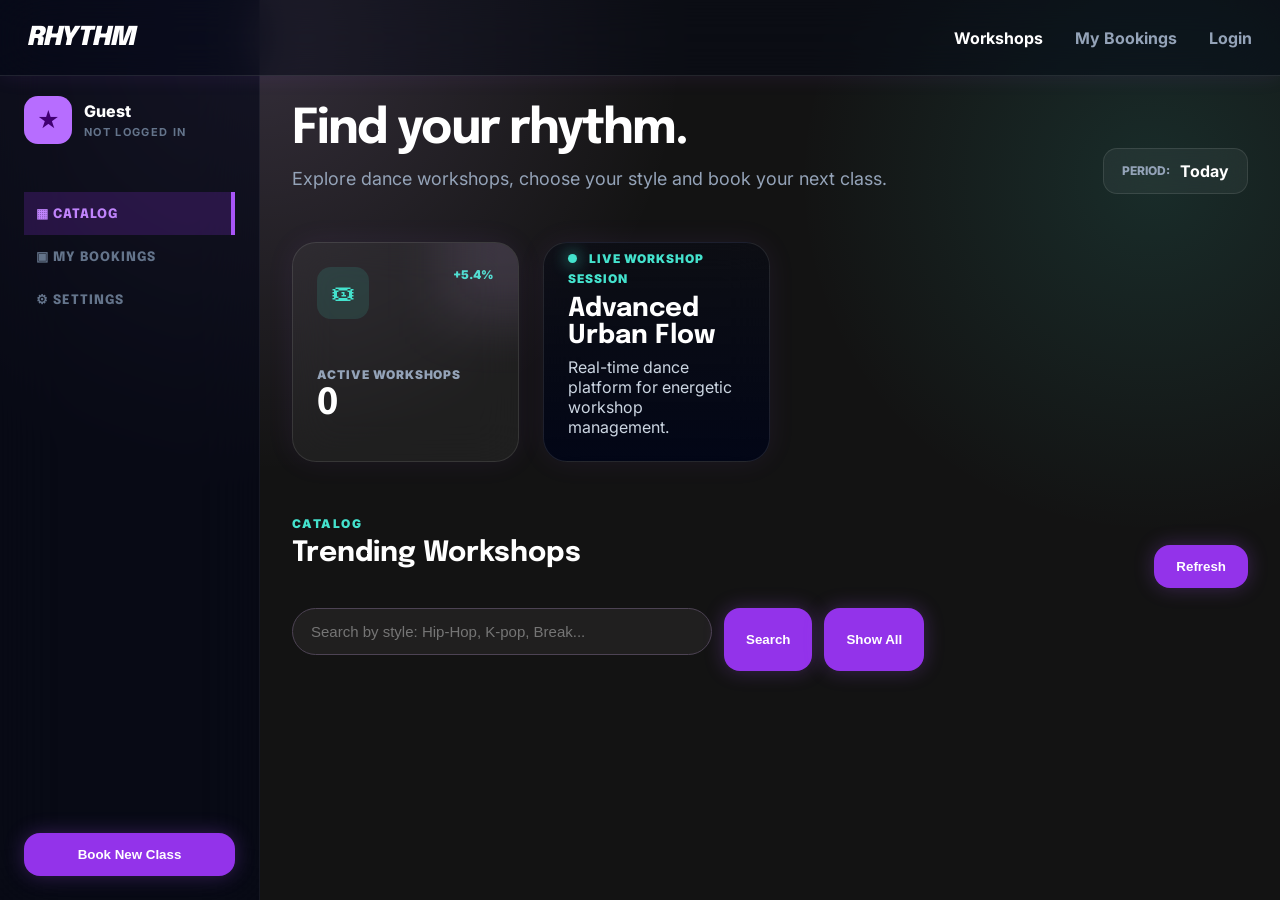
<file: index.html>
<!DOCTYPE html>
<html lang="en">
<head>
    <meta charset="UTF-8">
    <title>Rhythm | Workshops</title>
    <link rel="stylesheet" href="styles.css">
</head>
<body>

<header class="topbar">
    <div class="logo">RHYTHM</div>
    <nav>
        <a class="active" href="index.html">Workshops</a>
        <a href="orders.html">My Bookings</a>
        <a href="teacher.html" id="teacherPanelLink">Teacher Panel</a>
        <a href="login.html" id="loginLink">Login</a>
        <a href="login.html" id="logoutLink" onclick="logout()" style="display:none;">Logout</a>
    </nav>
</header>

<aside class="sidebar">
    <div class="profile">
    <div class="icon-box">★</div>
    <div>
        <h4 id="profileName">Guest</h4>
        <p id="profileRole">Not logged in</p>
    </div>
</div>

    <a class="menu active" href="index.html">▦ Catalog</a>
    <a class="menu" href="orders.html">▣ My Bookings</a>
    <a class="menu" href="#">⚙ Settings</a>

    <button class="side-btn">Book New Class</button>
</aside>

<main class="main">
    <section class="dashboard-head">
        <div>
            <h1>Find your rhythm.</h1>
            <p>Explore dance workshops, choose your style and book your next class.</p>
        </div>
        <div class="period-pill">
            <span>Period:</span>
            <strong>Today</strong>
        </div>
    </section>

    <section class="bento">
        <div class="kpi-card">
            <div class="kpi-icon teal">🎟</div>
            <span class="growth">+5.4%</span>
            <p>ACTIVE WORKSHOPS</p>
            <h2 id="workshopsCount">0</h2>
        </div>

        <div class="feature-card">
            <div class="feature-content">
                <span class="live-dot"></span>
                <small>LIVE WORKSHOP SESSION</small>
                <h3>Advanced Urban Flow</h3>
                <p>Real-time dance platform for energetic workshop management.</p>
            </div>
        </div>
    </section>

    
       
    <section class="section-title">
        <div>
            <p class="label">Catalog</p>
            <h2>Trending Workshops</h2>
        </div>
        <button onclick="loadWorkshops()">Refresh</button>
    </section>

<div class="filter-box">
    <input type="text" id="styleSearch" placeholder="Search by style: Hip-Hop, K-pop, Break...">
    <button onclick="searchWorkshops()">Search</button>
    <button onclick="loadWorkshops()">Show All</button>
</div>

    <ul id="workshopList" class="cards-list"></ul>
</main>

<script>




async function loadWorkshops() {
    const response = await fetch('https://rhythm-qp08.onrender.com');
    const data = await response.json();

    document.getElementById('workshopsCount').innerText = data.length;

    renderWorkshops(data);
}

function renderWorkshops(data) {
    const list = document.getElementById('workshopList');
    list.innerHTML = '';

    data.forEach(workshop => {
        const teacherName = workshop.teacher ? workshop.teacher.name : 'Unknown';

        const li = document.createElement('li');

       li.innerHTML = `
    <div class="workshop-img">
        <img src="${workshop.image_url}" alt="${workshop.title}">
    </div>

    <div class="workshop-content">
        <span class="tag">${workshop.style}</span>
        <h3>${workshop.title}</h3>
        <p>Lead Instructor: ${teacherName}</p>
        <strong>${workshop.price} ₸</strong>

        <br><br>

        <button onclick="openWorkshop(${workshop.id})">
            View Details
        </button>
    </div>
`;

        list.appendChild(li);
    });
}
function openWorkshop(workshopId) {
    window.location.href = `workshop.html?id=${workshopId}`;
}

function setupNavbar() {
    const role = localStorage.getItem("role");

    const teacherPanelLink = document.getElementById("teacherPanelLink");
    const loginLink = document.getElementById("loginLink");
    const logoutLink = document.getElementById("logoutLink");

    if (role) {
        loginLink.style.display = "none";
        logoutLink.style.display = "inline";
    }

    if (role !== "teacher") {
        teacherPanelLink.style.display = "none";
    }
}

function logout() {
    localStorage.clear();
}

function setupProfile() {
    const role = localStorage.getItem("role");
    const name = localStorage.getItem("name");

    const profileName = document.getElementById("profileName");
    const profileRole = document.getElementById("profileRole");

    if (role && name) {
        profileName.innerText = name;
        profileRole.innerText = role === "teacher" ? "Teacher Mode" : "User Mode";
    } else {
        profileName.innerText = "Guest";
        profileRole.innerText = "Not logged in";
    }
}

async function searchWorkshops() {
    const style = document.getElementById('styleSearch').value.trim();

    if (!style) {
        loadWorkshops();
        return;
    }

    const response = await fetch(`https://rhythm-qp08.onrender.com/workshops/style/${style}`);
    const data = await response.json();

    renderWorkshops(data);
}
setupProfile();
setupNavbar();
loadWorkshops();
</script>

</body>
</html>
</file>
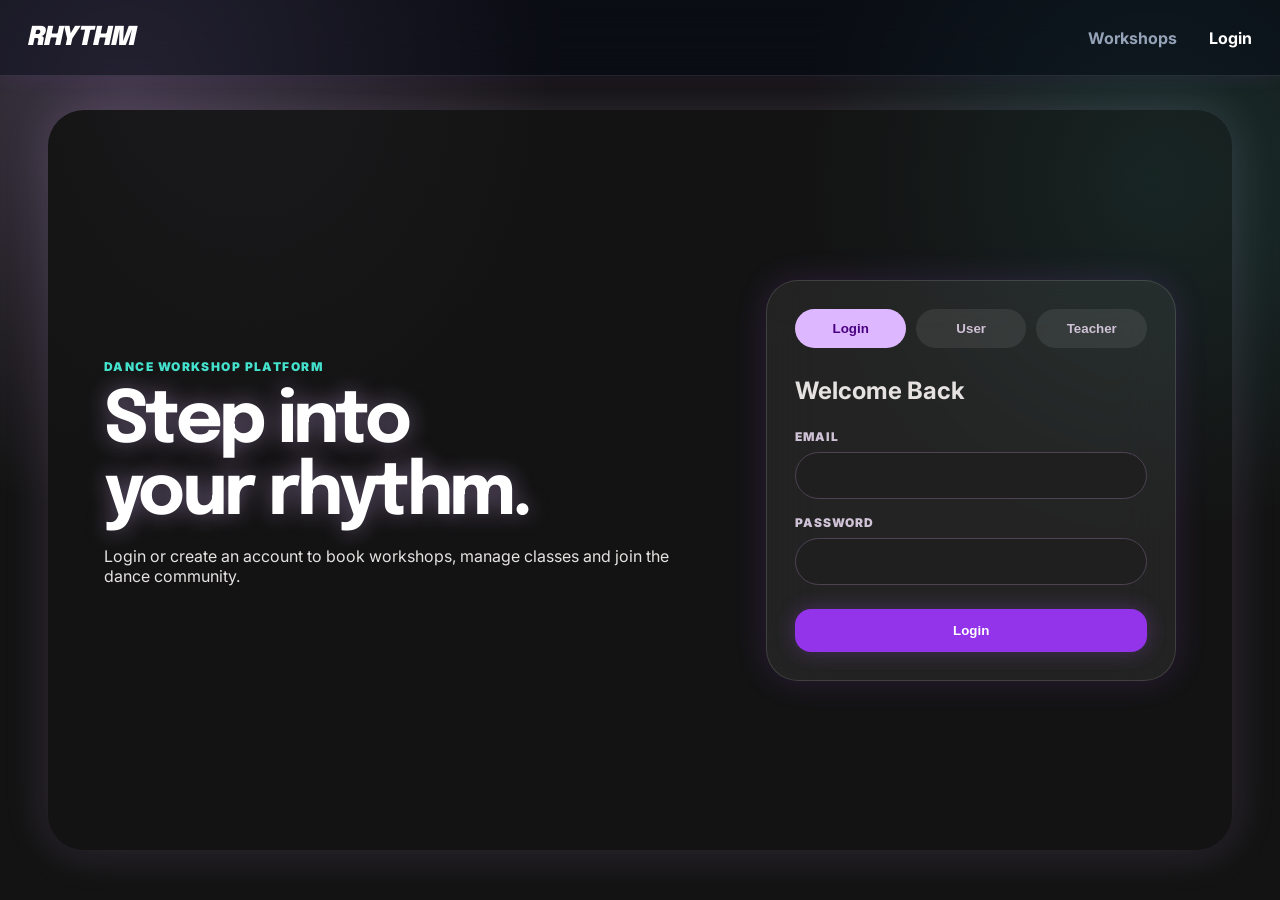
<file: login.html>
<!DOCTYPE html>
<html lang="en">
<head>
    <meta charset="UTF-8">
    <title>Login | Rhythm</title>
    <link rel="stylesheet" href="styles.css">
</head>
<body class="auth-page">

<header class="topbar">
    <div class="logo">RHYTHM</div>
    <nav>
        <a href="index.html">Workshops</a>
        <a class="active" href="login.html">Login</a>
    </nav>
</header>

<main class="auth-main">
    <section class="auth-hero">
        <div class="auth-left">
            <p class="label">Dance Workshop Platform</p>
            <h1>Step into<br>your rhythm.</h1>
            <p class="hero-text">
                Login or create an account to book workshops, manage classes and join the dance community.
            </p>
        </div>

        <div class="auth-card">
            <div class="tabs">
                <button class="tab active" onclick="showForm('login')">Login</button>
                <button class="tab" onclick="showForm('user')">User</button>
                <button class="tab" onclick="showForm('teacher')">Teacher</button>
            </div>

            <form id="loginForm" class="auth-form active-form">
                <h2>Welcome Back</h2>

                <label>Email</label>
                <input type="email" id="login_email" required>

                <label>Password</label>
                <input type="password" id="login_password" required>

                <button type="submit">Login</button>
            </form>

            <form id="registerUserForm" class="auth-form">
                <h2>Register User</h2>

                <label>Name</label>
                <input type="text" id="user_name" required>

                <label>Email</label>
                <input type="email" id="user_email" required>

                <label>Password</label>
                <input type="password" id="user_password" required>

                <button type="submit">Create User Account</button>
            </form>

            <form id="registerTeacherForm" class="auth-form">
                <h2>Register Teacher</h2>

                <label>Name</label>
                <input type="text" id="teacher_name" required>

                <label>Email</label>
                <input type="email" id="teacher_email" required>

                <label>Password</label>
                <input type="password" id="teacher_password" required>

                <label>Style</label>
                <input type="text" id="teacher_style" required>

                <label>Experience</label>
                <input type="text" id="teacher_experience" required>

                <button type="submit">Create Teacher Account</button>
            </form>
        </div>
    </section>
</main>

<script>
function showForm(type) {
    document.querySelectorAll('.auth-form').forEach(form => {
        form.classList.remove('active-form');
    });

    document.querySelectorAll('.tab').forEach(tab => {
        tab.classList.remove('active');
    });

    if (type === 'login') {
        document.getElementById('loginForm').classList.add('active-form');
        document.querySelectorAll('.tab')[0].classList.add('active');
    }

    if (type === 'user') {
        document.getElementById('registerUserForm').classList.add('active-form');
        document.querySelectorAll('.tab')[1].classList.add('active');
    }

    if (type === 'teacher') {
        document.getElementById('registerTeacherForm').classList.add('active-form');
        document.querySelectorAll('.tab')[2].classList.add('active');
    }
}

function saveAuth(data) {
    localStorage.setItem("token", data.access_token);
    localStorage.setItem("role", data.role);
    localStorage.setItem("id", data.id);
    localStorage.setItem("name", data.name);
}

function redirectByRole(role) {
    if (role === "teacher") {
        window.location.href = "teacher.html";
    } else {
        window.location.href = "orders.html";
    }
}

document.getElementById('registerUserForm').addEventListener('submit', async (e) => {
    e.preventDefault();

    const name = document.getElementById('user_name').value;
    const email = document.getElementById('user_email').value;
    const password = document.getElementById('user_password').value;

    const response = await fetch('https://rhythm-qp08.onrender.com/auth/register-user', {
        method: 'POST',
        headers: { 'Content-Type': 'application/json' },
        body: JSON.stringify({ name, email, password })
    });

    const data = await response.json();

    if (response.ok) {
        saveAuth(data);
        redirectByRole(data.role);
    } else {
        alert(JSON.stringify(data));
    }
});

document.getElementById('registerTeacherForm').addEventListener('submit', async (e) => {
    e.preventDefault();

    const name = document.getElementById('teacher_name').value;
    const email = document.getElementById('teacher_email').value;
    const password = document.getElementById('teacher_password').value;
    const style = document.getElementById('teacher_style').value;
    const experience = document.getElementById('teacher_experience').value;

    const response = await fetch('https://rhythm-qp08.onrender.com/auth/register-teacher', {
        method: 'POST',
        headers: { 'Content-Type': 'application/json' },
        body: JSON.stringify({ name, email, password, style, experience })
    });

    const data = await response.json();

    if (response.ok) {
        saveAuth(data);
        redirectByRole(data.role);
    } else {
        alert(JSON.stringify(data));
    }
});

document.getElementById('loginForm').addEventListener('submit', async (e) => {
    e.preventDefault();

    const email = document.getElementById('login_email').value;
    const password = document.getElementById('login_password').value;

    const response = await fetch('https://rhythm-qp08.onrender.com/auth/login', {
        method: 'POST',
        headers: { 'Content-Type': 'application/json' },
        body: JSON.stringify({ email, password })
    });

    const data = await response.json();

    if (response.ok) {
        saveAuth(data);
        redirectByRole(data.role);
    } else {
        alert(JSON.stringify(data));
    }
});
</script>

</body>
</html>
</file>
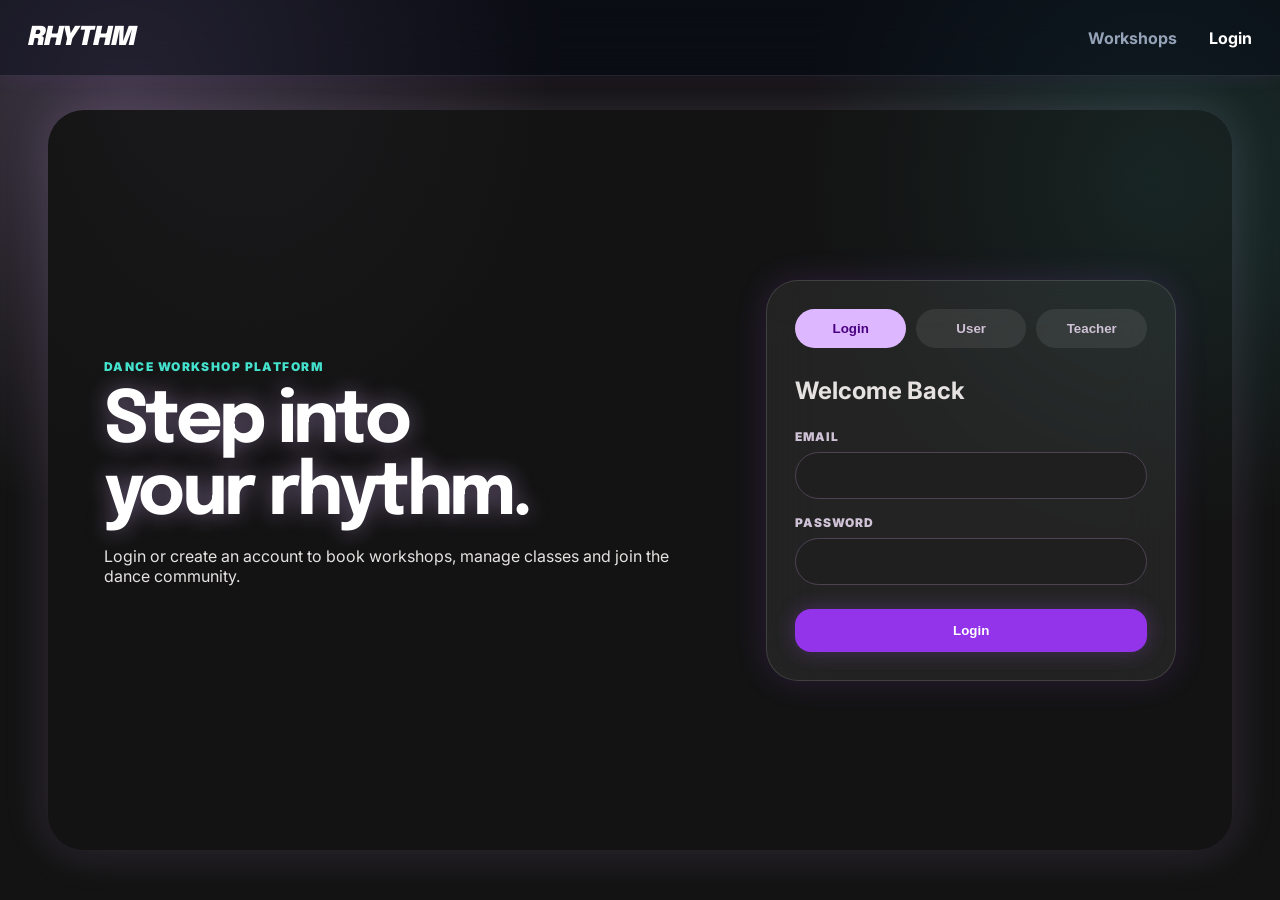
<file: orders.html>
<!DOCTYPE html>
<html lang="en">
<head>
    <meta charset="UTF-8">
    <title>Rhythm | Orders</title>
    <link rel="stylesheet" href="styles.css">
</head>
<body>

<header class="topbar">
    <div class="logo">RHYTHM</div>
    <nav>
        <a href="index.html">Workshops</a>
        <a class="active" href="orders.html">My Bookings</a>
        <a href="teacher.html" id="teacherPanelLink">Teacher Panel</a>
        <a href="login.html" onclick="logout()">Logout</a>
    </nav>
</header>

<aside class="sidebar">
    <div class="profile">
        <div class="icon-box">★</div>
        <div>
            <h4 id="profileName">Booking Center</h4>
            <p id="profileRole">Member Mode</p>
        </div>
    </div>

    <a class="menu" href="index.html">▦ Catalog</a>
    <a class="menu active" href="orders.html">▣ My Bookings</a>
    <a class="menu" href="login.html">◇ Switch Account</a>
</aside>

<main class="main">
    <section class="dashboard-head">
        <div>
            <h1>Booking Hub</h1>
            <p>Create and manage your dance workshop orders.</p>
        </div>
        <div class="period-pill">
            <span>Status:</span>
            <strong>Live</strong>
        </div>
    </section>

    <section class="bento orders-bento">
        <div class="kpi-card">
            <div class="kpi-icon purple">🎟</div>
            <span class="growth">Live</span>
            <p>YOUR ORDERS</p>
            <h2 id="ordersCount">0</h2>
        </div>

        <div class="feature-card orders-feature">
            <div class="feature-content">
                <span class="live-dot"></span>
                <small>BOOKING MANAGEMENT</small>
                <h3>Control every order</h3>
                <p>Book workshops as a user or teacher automatically through your account.</p>
            </div>
        </div>
    </section>

    <section class="grid two">
        <div class="card">
            <h2>Create Order</h2>
            <form id="orderForm">
                <label>Choose Workshop</label>
                <select id="workshop_id" required></select>

                <button type="submit">Create Order</button>
            </form>
        </div>
    </section>

    <section class="section-title">
        <div>
            <p class="label">Bookings</p>
            <h2>Active Orders</h2>
        </div>
        <button onclick="loadOrders()">Refresh</button>
    </section>

    <ul id="orderList" class="list"></ul>
</main>
<script>

function checkAuth() {
    const role = localStorage.getItem("role");
    const id = localStorage.getItem("id");
    const name = localStorage.getItem("name");

    const teacherPanelLink = document.getElementById("teacherPanelLink");

    if (role !== "teacher") {
    teacherPanelLink.style.display = "none";
    }

    if (!role || !id) {
        alert("Please login first");
        window.location.href = "login.html";
        return;
    }

    document.getElementById("profileName").innerText = name;
    document.getElementById("profileRole").innerText = role === "teacher" ? "Teacher Mode" : "User Mode";
}

function logout() {
    localStorage.clear();
}

document.getElementById('orderForm').addEventListener('submit', async (e) => {
    e.preventDefault();

    const role = localStorage.getItem("role");
    const id = Number(localStorage.getItem("id"));
    const workshop_id = Number(document.getElementById('workshop_id').value);

    let orderData = {
        workshop_id: workshop_id
    };

    if (role === "user") {
        orderData.user_id = id;
    } else if (role === "teacher") {
        orderData.teacher_id = id;
    }

    const response = await fetch('https://rhythm-qp08.onrender.com/orders', {
        method: 'POST',
        headers: { 'Content-Type': 'application/json' },
        body: JSON.stringify(orderData)
    });

    if (response.ok) {
        alert('Order created successfully');
        loadOrders();
        document.getElementById('orderForm').reset();
    } else {
        const error = await response.json();
        alert(JSON.stringify(error));
    }
});

async function loadWorkshopOptions() {
    const response = await fetch('https://rhythm-qp08.onrender.com/workshops');
    const data = await response.json();

    const select = document.getElementById('workshop_id');
    select.innerHTML = '';

    data.forEach(workshop => {
        const option = document.createElement('option');
        option.value = workshop.id;
        option.textContent = `${workshop.title} — ${workshop.style} — ${workshop.price} ₸`;
        select.appendChild(option);
    });

    const selectedWorkshopId = localStorage.getItem("selected_workshop_id");

    if (selectedWorkshopId) {
        select.value = selectedWorkshopId;
        localStorage.removeItem("selected_workshop_id");
    }
}

async function loadOrders() {
    const role = localStorage.getItem("role");
    const id = Number(localStorage.getItem("id"));

    let url = 'https://rhythm-qp08.onrender.com/orders';

    if (role === "user") {
        url = `https://rhythm-qp08.onrender.com/users/${id}/orders`;
    } else if (role === "teacher") {
        url = `https://rhythm-qp08.onrender.com/teachers/${id}/orders`;
    }

    const response = await fetch(url);
    const data = await response.json();

    document.getElementById('ordersCount').innerText = data.length;

    const list = document.getElementById('orderList');
    list.innerHTML = '';

    data.forEach(order => {
        const owner = order.user_id ? `User: ${order.user_id}` : `Teacher: ${order.teacher_id}`;

        const li = document.createElement('li');
        li.innerHTML = `
            <div>
                <strong>Order #${order.id}</strong>
                <span>${owner} | Workshop: ${order.workshop_id} | ${order.status}</span>
            </div>
            <button onclick="deleteOrder(${order.id})">Delete</button>
        `;
        list.appendChild(li);
    });
}

async function deleteOrder(orderId) {
    const response = await fetch(`https://rhythm-qp08.onrender.com/orders/${orderId}`, {
        method: 'DELETE'
    });

    if (response.ok) {
        loadOrders();
    }
}

checkAuth();
loadWorkshopOptions();
loadOrders();
</script>

</body>
</html>
</file>
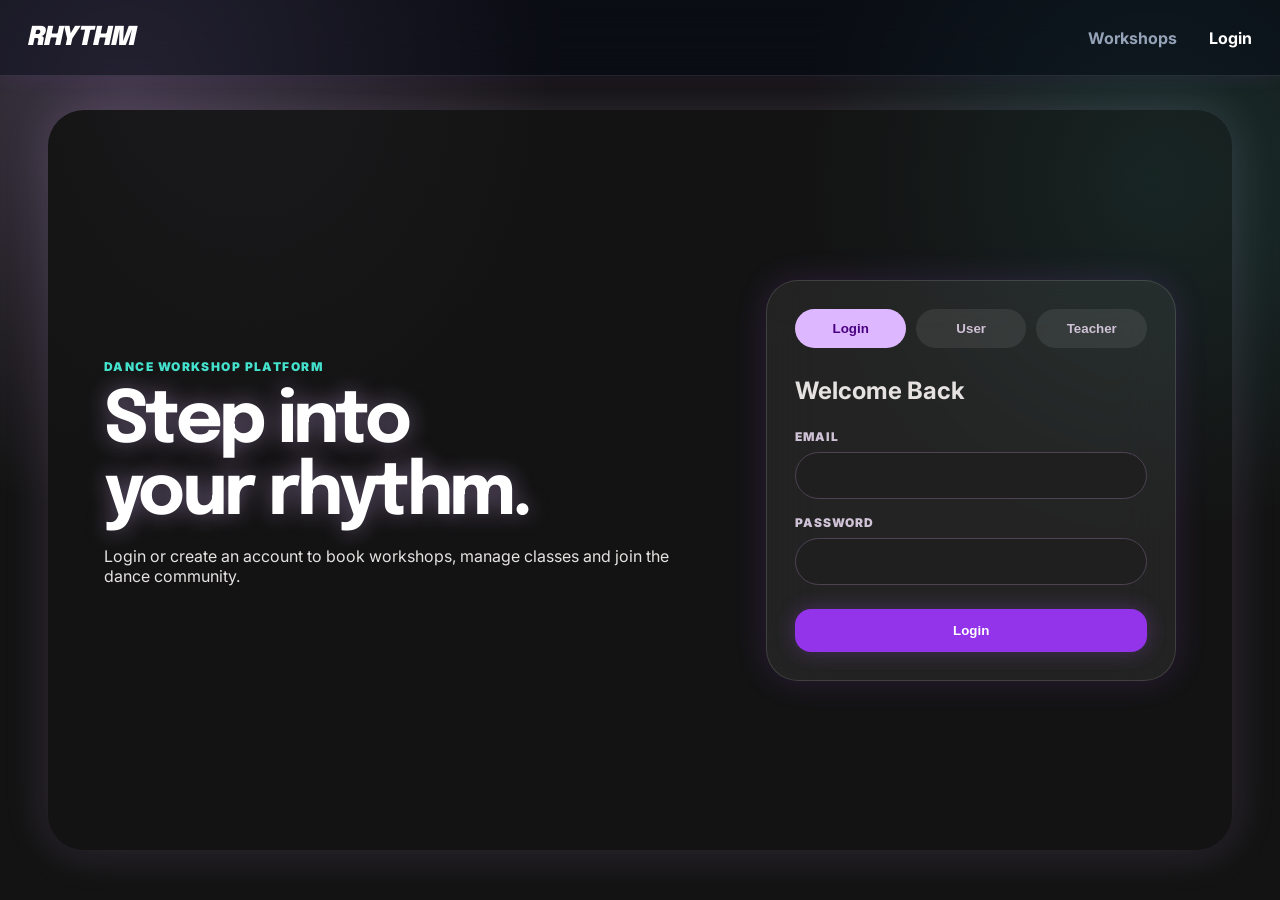
<file: teacher.html>
<!DOCTYPE html>
<html lang="en">
<head>
    <meta charset="UTF-8">
    <title>Teacher Panel | Rhythm</title>
    <link rel="stylesheet" href="styles.css">
</head>
<body>

<header class="topbar">
    <div class="logo">RHYTHM</div>
    <nav>
        <a href="index.html">Workshops</a>
        <a class="active" href="teacher.html">Teacher Panel</a>
        <a href="orders.html">My Bookings</a>
        <a href="login.html" onclick="logout()">Logout</a>
    </nav>
</header>

<aside class="sidebar">
    <div class="profile">
        <div class="icon-box">T</div>
        <div>
            <h4 id="teacherName">Teacher Panel</h4>
            <p>Instructor Mode</p>
        </div>
    </div>

    <a class="menu active" href="teacher.html">▦ Create Workshop</a>
    <a class="menu" href="orders.html">▣ My Bookings</a>
    <a class="menu" href="index.html">◇ Catalog</a>
</aside>

<main class="main">
    <section class="dashboard-head">
        <div>
            <h1>Teacher<br>Dashboard.</h1>
            <p>Create your workshops and manage your instructor content.</p>
        </div>
        <div class="period-pill">
            <span>Role:</span>
            <strong>Teacher</strong>
        </div>
    </section>

    <section class="bento">
        <div class="kpi-card">
            <div class="kpi-icon purple">🎟</div>
            <span class="growth">Live</span>
            <p>ALL WORKSHOPS</p>
            <h2 id="workshopsCount">0</h2>
        </div>

        <div class="feature-card">
            <div class="feature-content">
                <span class="live-dot"></span>
                <small>INSTRUCTOR MODE</small>
                <h3>Create dance sessions</h3>
                <p>Your workshops will appear in the public catalog.</p>
            </div>
        </div>
    </section>

    <section class="grid two">
        <div class="card">
            <h2>Create Workshop</h2>
            <form id="workshopForm">
                <input type="hidden" id="edit_workshop_id">
                <label>Title</label>
                <input type="text" id="title" required>

                <label>Style</label>
                <input type="text" id="style" required>

                <label>Price</label>
                <input type="number" id="price" required>

                <label>Image URL</label>
                <input type="text" id="image_url" required>

                <label>Description</label>
                <textarea id="description"></textarea>

                <label>Date</label>
                <input type="date" id="date">

                <label>Time</label>
                <input type="time" id="time">

                <label>Location</label>
                <input type="text" id="location">

                <button type="submit" id="submitWorkshopBtn">Create Workshop</button>

                <button type="button"
                onclick="cancelEdit()"
                id="cancelEditBtn"
                style="display:none;">
                Cancel Edit
                </button>
            </form>
        </div>
    </section>

    <section class="section-title">
        <div>
            <p class="label">Catalog</p>
            <h2>Workshops</h2>
        </div>
        <button onclick="loadWorkshops()">Refresh</button>
    </section>

    <ul id="workshopList" class="cards-list"></ul>
</main>

<script>
    
function checkTeacherAuth() {
    const role = localStorage.getItem("role");
    const id = localStorage.getItem("id");
    const name = localStorage.getItem("name");

    if (role !== "teacher" || !id) {
        alert("Please login as teacher first");
        window.location.href = "login.html";
        return;
    }

    document.getElementById("teacherName").innerText = name;
}

function logout() {
    localStorage.clear();
}

document.getElementById('workshopForm').addEventListener('submit', async (e) => {
    e.preventDefault();

    const teacher_id = Number(localStorage.getItem("id"));
    const edit_workshop_id = document.getElementById('edit_workshop_id').value;

    const title = document.getElementById('title').value;
    const style = document.getElementById('style').value;
    const price = Number(document.getElementById('price').value);
    const image_url = document.getElementById('image_url').value;
    const description = document.getElementById('description').value;
    const date = document.getElementById('date').value;
    const time = document.getElementById('time').value;
    const location = document.getElementById('location').value;

    const workshopData = {
        title,
        style,
        price,
        image_url,
        description,
        date,
        time,
        location,
        teacher_id
    };

    let url = 'https://rhythm-qp08.onrender.com/workshops';
    let method = 'POST';

    if (edit_workshop_id) {
        url = `https://rhythm-qp08.onrender.com/workshops/${edit_workshop_id}`;
        method = 'PUT';
    }

    const response = await fetch(url, {
        method: method,
        headers: { 'Content-Type': 'application/json' },
        body: JSON.stringify(workshopData)
    });

    if (response.ok) {
        alert(edit_workshop_id ? 'Workshop updated successfully' : 'Workshop created successfully');
        cancelEdit();
        loadWorkshops();
    } else {
        const error = await response.json();
        alert(JSON.stringify(error));
    }
});

async function loadWorkshops() {
    const teacher_id = Number(localStorage.getItem("id"));
    const response = await fetch(`https://rhythm-qp08.onrender.com/teachers/${teacher_id}/workshops`);    const data = await response.json();

    document.getElementById('workshopsCount').innerText = data.length;

    const list = document.getElementById('workshopList');
    list.innerHTML = '';

    data.forEach(workshop => {
        const teacherName = workshop.teacher ? workshop.teacher.name : 'Unknown';

        const li = document.createElement('li');
        li.innerHTML = `
    <div class="workshop-img">
        <img src="${workshop.image_url}" alt="${workshop.title}">
    </div>

    <div class="workshop-content">
        <span class="tag">${workshop.style}</span>
        <h3>${workshop.title}</h3>
        <p>Instructor: ${teacherName}</p>
        <strong>${workshop.price} ₸</strong>
        <br><br>
        <button onclick="editWorkshopById(${workshop.id})">Edit</button>   
     </div>
`;

function cancelEdit() {
    document.getElementById('workshopForm').reset();
    document.getElementById('edit_workshop_id').value = '';

    document.getElementById('submitWorkshopBtn').innerText = 'Create Workshop';
    document.getElementById('cancelEditBtn').style.display = 'none';
}
        list.appendChild(li);
    });
}
async function editWorkshopById(workshopId) {
    const response = await fetch('https://rhythm-qp08.onrender.com/workshops');
    const workshops = await response.json();

    const workshop = workshops.find(w => w.id === workshopId);

    if (!workshop) {
        alert("Workshop not found");
        return;
    }

    editWorkshop(workshop);
}

function editWorkshop(workshop) {
    document.getElementById('edit_workshop_id').value = workshop.id;

    document.getElementById('title').value = workshop.title;
    document.getElementById('style').value = workshop.style;
    document.getElementById('price').value = workshop.price;
    document.getElementById('image_url').value = workshop.image_url;

    if (document.getElementById('description')) {
        document.getElementById('description').value = workshop.description || '';
    }

    if (document.getElementById('date')) {
        document.getElementById('date').value = workshop.date || '';
    }

    if (document.getElementById('time')) {
        document.getElementById('time').value = workshop.time || '';
    }

    if (document.getElementById('location')) {
        document.getElementById('location').value = workshop.location || '';
    }

    document.getElementById('submitWorkshopBtn').innerText = 'Update Workshop';
    document.getElementById('cancelEditBtn').style.display = 'inline-block';

    window.scrollTo({
        top: 0,
        behavior: 'smooth'
    });
}

function cancelEdit() {
    document.getElementById('workshopForm').reset();

    document.getElementById('edit_workshop_id').value = '';

    document.getElementById('submitWorkshopBtn').innerText = 'Create Workshop';

    document.getElementById('cancelEditBtn').style.display = 'none';
}

checkTeacherAuth();
loadWorkshops();
</script>

</body>
</html>
</file>
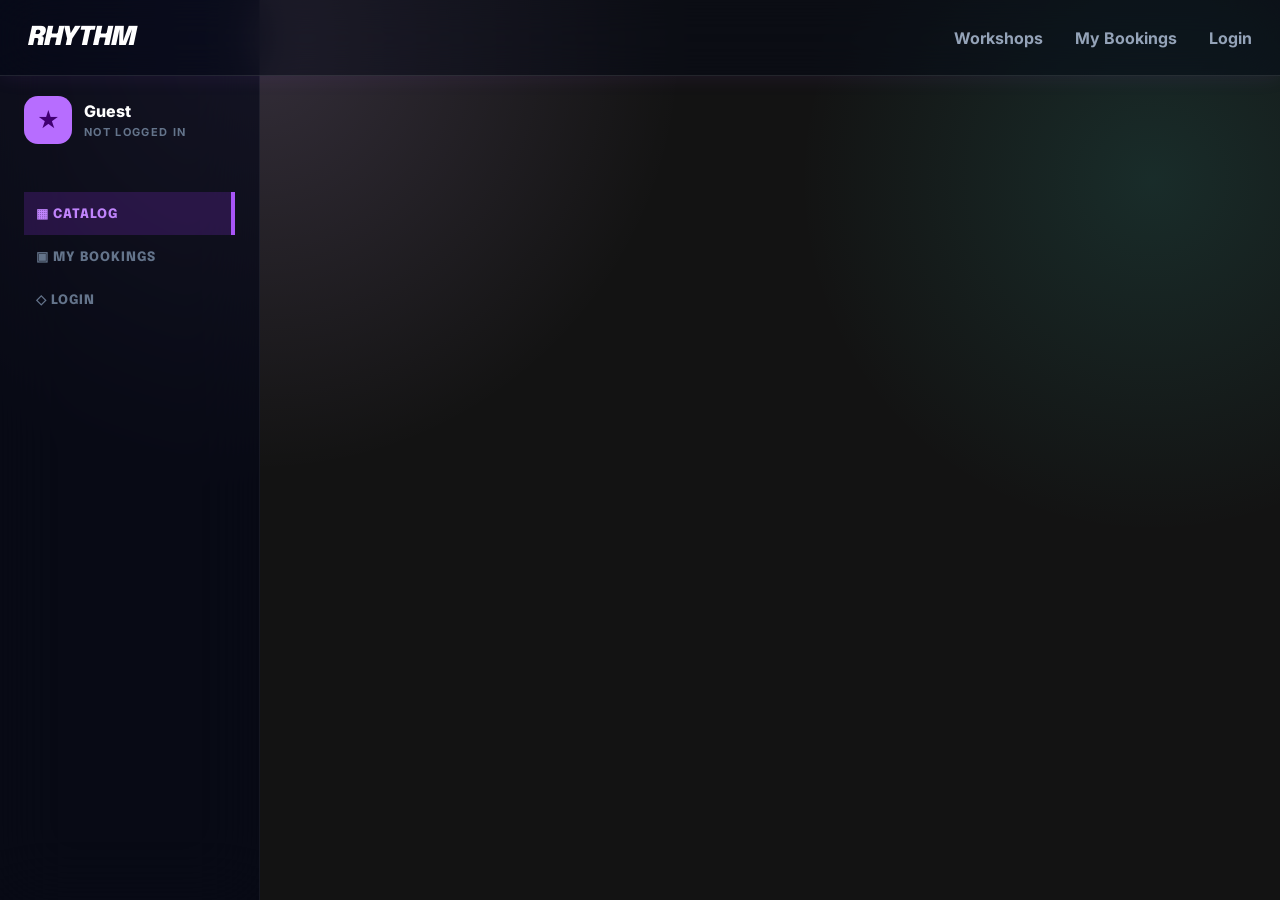
<file: workshop.html>
<!DOCTYPE html>
<html lang="en">
<head>
    <meta charset="UTF-8">
    <title>Workshop Details | Rhythm</title>
    <link rel="stylesheet" href="styles.css">
</head>
<body>

<header class="topbar">
    <div class="logo">RHYTHM</div>

    <nav>
        <a href="index.html">Workshops</a>
        <a href="orders.html">My Bookings</a>
        <a href="login.html">Login</a>
    </nav>
</header>

<aside class="sidebar">
    <div class="profile">
        <div class="icon-box">★</div>
        <div>
            <h4 id="profileName">Guest</h4>
            <p id="profileRole">Not logged in</p>
        </div>
    </div>

    <a class="menu active" href="index.html">▦ Catalog</a>
    <a class="menu" href="orders.html">▣ My Bookings</a>
    <a class="menu" href="login.html">◇ Login</a>
</aside>

<main class="main">
    <section id="workshopDetails"></section>
</main>

<script>
function setupProfile() {
    const role = localStorage.getItem("role");
    const name = localStorage.getItem("name");

    const profileName = document.getElementById("profileName");
    const profileRole = document.getElementById("profileRole");

    if (role && name) {
        profileName.innerText = name;
        profileRole.innerText = role === "teacher" ? "Teacher Mode" : "User Mode";
    } else {
        profileName.innerText = "Guest";
        profileRole.innerText = "Not logged in";
    }
}

async function loadWorkshop() {
    const params = new URLSearchParams(window.location.search);
    const workshopId = params.get("id");

    const response = await fetch('https://rhythm-qp08.onrender.com/workshops');
    const workshops = await response.json();

    const workshop = workshops.find(w => w.id == workshopId);

    if (!workshop) {
        document.getElementById('workshopDetails').innerHTML = `
            <div class="card">
                <h2>Workshop not found</h2>
                <a href="index.html">
                    <button>Back to catalog</button>
                </a>
            </div>
        `;
        return;
    }

    const teacherName = workshop.teacher ? workshop.teacher.name : "Unknown";
    const teacherStyle = workshop.teacher ? workshop.teacher.style : "Dance instructor";
    const teacherExperience = workshop.teacher ? workshop.teacher.experience : "Experience not specified";

    document.getElementById('workshopDetails').innerHTML = `
        <div class="details-page">

            <div class="details-image">
                <img src="${workshop.image_url}" alt="${workshop.title}">
            </div>

            <div class="details-content">
                <span class="tag">${workshop.style}</span>

                <h1>${workshop.title}</h1>

                <p class="details-description">
                    ${workshop.description || "No description yet."}
                </p>

                <div class="details-info">
                    <p> <strong>Date:</strong> ${workshop.date || "Not specified"}</p>
                    <p> <strong>Time:</strong> ${workshop.time || "Not specified"}</p>
                    <p> <strong>Location:</strong> ${workshop.location || "Not specified"}</p>
                </div>

                <div class="teacher-box">
                    <h3>Instructor</h3>
                    <p><strong>${teacherName}</strong></p>
                    <p>Style: ${teacherStyle}</p>
                    <p>Experience: ${teacherExperience}</p>
                </div>

                <h2>${workshop.price} ₸</h2>

                <button onclick="bookWorkshop(${workshop.id})">
                    Book Now
                </button>

                <a href="index.html">
                    <button class="secondary-btn">Back to catalog</button>
                </a>
            </div>
        </div>
    `;
}

function bookWorkshop(workshopId) {
    localStorage.setItem("selected_workshop_id", workshopId);

    const role = localStorage.getItem("role");

    if (!role) {
        window.location.href = "login.html";
    } else {
        window.location.href = "orders.html";
    }
}

setupProfile();
loadWorkshop();
</script>

</body>
</html>
</file>
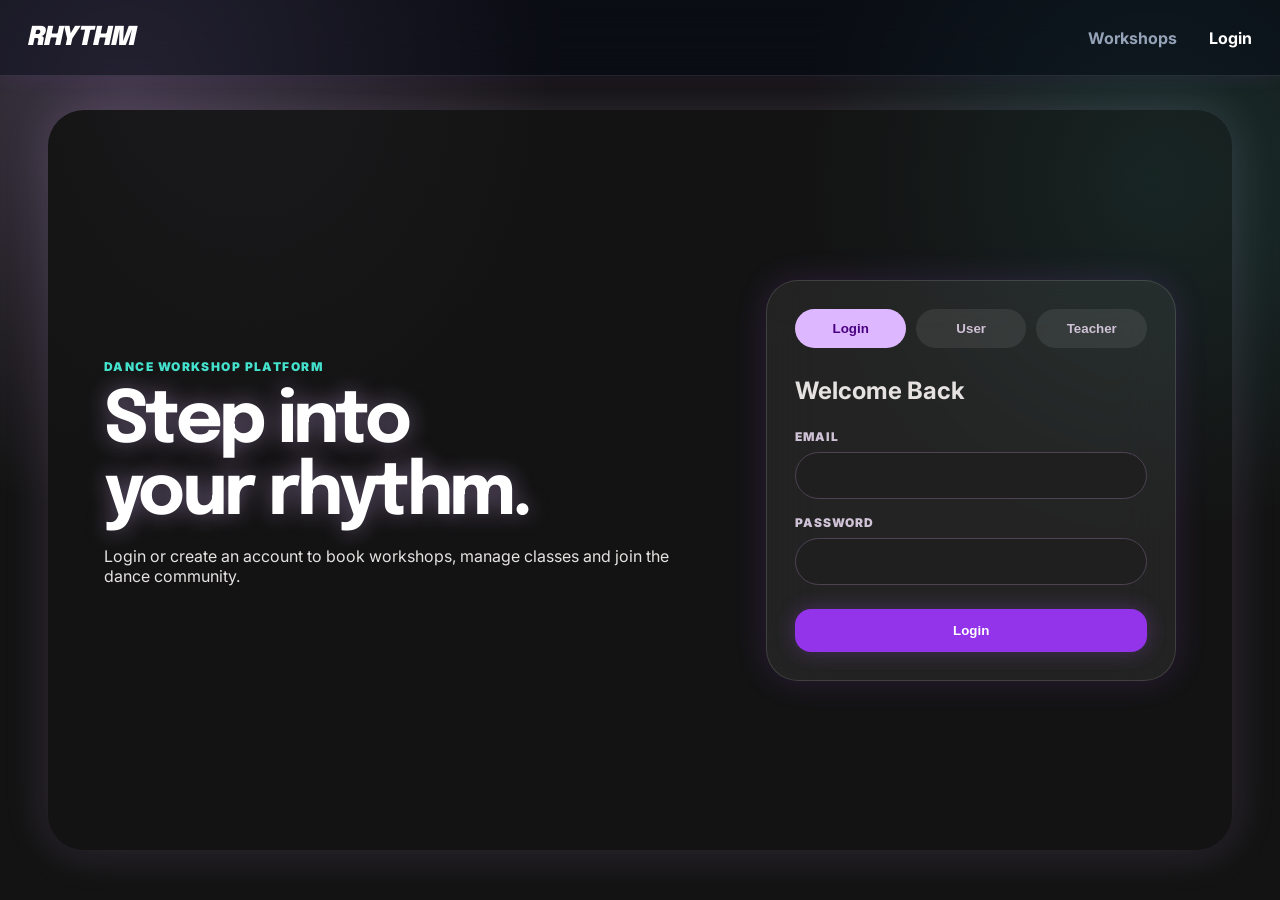
<file: dance-workshops-platform/login.html>
<!DOCTYPE html>
<html lang="en">
<head>
    <meta charset="UTF-8">
    <title>Login | Rhythm</title>
    <link rel="stylesheet" href="styles.css">
</head>
<body class="auth-page">

<header class="topbar">
    <div class="logo">RHYTHM</div>
    <nav>
        <a href="index.html">Workshops</a>
        <a class="active" href="login.html">Login</a>
    </nav>
</header>

<main class="auth-main">
    <section class="auth-hero">
        <div class="auth-left">
            <p class="label">Dance Workshop Platform</p>
            <h1>Step into<br>your rhythm.</h1>
            <p class="hero-text">
                Login or create an account to book workshops, manage classes and join the dance community.
            </p>
        </div>

        <div class="auth-card">
            <div class="tabs">
                <button class="tab active" onclick="showForm('login')">Login</button>
                <button class="tab" onclick="showForm('user')">User</button>
                <button class="tab" onclick="showForm('teacher')">Teacher</button>
            </div>

            <form id="loginForm" class="auth-form active-form">
                <h2>Welcome Back</h2>

                <label>Email</label>
                <input type="email" id="login_email" required>

                <label>Password</label>
                <input type="password" id="login_password" required>

                <button type="submit">Login</button>
            </form>

            <form id="registerUserForm" class="auth-form">
                <h2>Register User</h2>

                <label>Name</label>
                <input type="text" id="user_name" required>

                <label>Email</label>
                <input type="email" id="user_email" required>

                <label>Password</label>
                <input type="password" id="user_password" required>

                <button type="submit">Create User Account</button>
            </form>

            <form id="registerTeacherForm" class="auth-form">
                <h2>Register Teacher</h2>

                <label>Name</label>
                <input type="text" id="teacher_name" required>

                <label>Email</label>
                <input type="email" id="teacher_email" required>

                <label>Password</label>
                <input type="password" id="teacher_password" required>

                <label>Style</label>
                <input type="text" id="teacher_style" required>

                <label>Experience</label>
                <input type="text" id="teacher_experience" required>

                <button type="submit">Create Teacher Account</button>
            </form>
        </div>
    </section>
</main>

<script>
function showForm(type) {
    document.querySelectorAll('.auth-form').forEach(form => {
        form.classList.remove('active-form');
    });

    document.querySelectorAll('.tab').forEach(tab => {
        tab.classList.remove('active');
    });

    if (type === 'login') {
        document.getElementById('loginForm').classList.add('active-form');
        document.querySelectorAll('.tab')[0].classList.add('active');
    }

    if (type === 'user') {
        document.getElementById('registerUserForm').classList.add('active-form');
        document.querySelectorAll('.tab')[1].classList.add('active');
    }

    if (type === 'teacher') {
        document.getElementById('registerTeacherForm').classList.add('active-form');
        document.querySelectorAll('.tab')[2].classList.add('active');
    }
}

function saveAuth(data) {
    localStorage.setItem("token", data.access_token);
    localStorage.setItem("role", data.role);
    localStorage.setItem("id", data.id);
    localStorage.setItem("name", data.name);
}

function redirectByRole(role) {
    if (role === "teacher") {
        window.location.href = "teacher.html";
    } else {
        window.location.href = "orders.html";
    }
}

document.getElementById('registerUserForm').addEventListener('submit', async (e) => {
    e.preventDefault();

    const name = document.getElementById('user_name').value;
    const email = document.getElementById('user_email').value;
    const password = document.getElementById('user_password').value;

    const response = await fetch('https://rhythm-qp08.onrender.com/auth/register-user', {
        method: 'POST',
        headers: { 'Content-Type': 'application/json' },
        body: JSON.stringify({ name, email, password })
    });

    const data = await response.json();

    if (response.ok) {
        saveAuth(data);
        redirectByRole(data.role);
    } else {
        alert(JSON.stringify(data));
    }
});

document.getElementById('registerTeacherForm').addEventListener('submit', async (e) => {
    e.preventDefault();

    const name = document.getElementById('teacher_name').value;
    const email = document.getElementById('teacher_email').value;
    const password = document.getElementById('teacher_password').value;
    const style = document.getElementById('teacher_style').value;
    const experience = document.getElementById('teacher_experience').value;

    const response = await fetch('http://127.0.0.1:8000/auth/register-teacher', {
        method: 'POST',
        headers: { 'Content-Type': 'application/json' },
        body: JSON.stringify({ name, email, password, style, experience })
    });

    const data = await response.json();

    if (response.ok) {
        saveAuth(data);
        redirectByRole(data.role);
    } else {
        alert(JSON.stringify(data));
    }
});

document.getElementById('loginForm').addEventListener('submit', async (e) => {
    e.preventDefault();

    const email = document.getElementById('login_email').value;
    const password = document.getElementById('login_password').value;

    const response = await fetch('http://127.0.0.1:8000/auth/login', {
        method: 'POST',
        headers: { 'Content-Type': 'application/json' },
        body: JSON.stringify({ email, password })
    });

    const data = await response.json();

    if (response.ok) {
        saveAuth(data);
        redirectByRole(data.role);
    } else {
        alert(JSON.stringify(data));
    }
});
</script>

</body>
</html>
</file>
<file: styles.css>
@import url('https://fonts.googleapis.com/css2?family=Epilogue:wght@700;800;900&family=Inter:wght@400;600;700&display=swap');

* {
    box-sizing: border-box;
}

body {
    margin: 0;
    min-height: 100vh;
    background:
        radial-gradient(circle at 20% 5%, rgba(221, 183, 255, 0.16), transparent 32%),
        radial-gradient(circle at 90% 20%, rgba(68, 226, 205, 0.12), transparent 26%),
        #131313;
    color: #e5e2e1;
    font-family: 'Inter', sans-serif;
}

.topbar {
    position: fixed;
    top: 0;
    left: 0;
    right: 0;
    height: 76px;
    z-index: 50;
    display: flex;
    justify-content: space-between;
    align-items: center;
    padding: 0 28px;
    background: rgba(2, 6, 23, 0.42);
    backdrop-filter: blur(24px);
    border-bottom: 1px solid rgba(255, 255, 255, 0.1);
    box-shadow: 0 0 20px rgba(168, 85, 247, 0.1);
}

.logo {
    font-family: 'Epilogue', sans-serif;
    font-weight: 900;
    font-style: italic;
    font-size: 26px;
    color: white;
    letter-spacing: -0.05em;
}

.topbar nav {
    display: flex;
    gap: 32px;
}

.topbar a {
    color: #94a3b8;
    text-decoration: none;
    font-weight: 700;
}

.topbar a:hover,
.topbar a.active {
    color: white;
}

.sidebar {
    position: fixed;
    top: 0;
    left: 0;
    width: 260px;
    height: 100vh;
    padding: 96px 24px 24px;
    background: rgba(2, 6, 23, 0.62);
    backdrop-filter: blur(32px);
    border-right: 1px solid rgba(255, 255, 255, 0.06);
    z-index: 40;
}

.profile {
    display: flex;
    gap: 12px;
    align-items: center;
    margin-bottom: 48px;
}

.icon-box {
    width: 48px;
    height: 48px;
    border-radius: 14px;
    background: #b76dff;
    color: #400071;
    display: flex;
    align-items: center;
    justify-content: center;
    font-size: 22px;
}

.profile h4 {
    margin: 0;
    color: white;
    font-weight: 800;
}

.profile p {
    margin: 4px 0 0;
    color: #64748b;
    font-size: 11px;
    text-transform: uppercase;
    letter-spacing: 0.12em;
    font-weight: 700;
}

.menu {
    display: block;
    padding: 14px 12px;
    color: #64748b;
    text-decoration: none;
    font-family: 'Epilogue', sans-serif;
    font-size: 13px;
    font-weight: 800;
    letter-spacing: 0.08em;
    text-transform: uppercase;
    transition: 0.25s;
}

.menu:hover {
    color: #e5e2e1;
    background: rgba(255, 255, 255, 0.05);
}

.menu.active {
    color: #c084fc;
    background: rgba(147, 51, 234, 0.2);
    border-right: 4px solid #a855f7;
}

.side-btn {
    position: absolute;
    left: 24px;
    right: 24px;
    bottom: 24px;
}

.main {
    padding: 104px 32px 80px 292px;
}

.dashboard-head {
    display: flex;
    justify-content: space-between;
    align-items: flex-end;
    gap: 24px;
    margin-bottom: 48px;
}

.dashboard-head h1 {
    font-family: 'Epilogue', sans-serif;
    font-size: 48px;
    line-height: 1.1;
    color: white;
    margin: 0 0 8px;
    letter-spacing: -0.04em;
}

.dashboard-head p {
    color: #94a3b8;
    font-size: 18px;
    max-width: 680px;
    margin: 0;
    line-height: 1.6;
}

.period-pill {
    display: flex;
    gap: 10px;
    align-items: center;
    padding: 12px 18px;
    border-radius: 14px;
    background: rgba(255, 255, 255, 0.05);
    backdrop-filter: blur(20px);
    border: 1px solid rgba(255, 255, 255, 0.1);
}

.period-pill span {
    color: #94a3b8;
    font-size: 12px;
    text-transform: uppercase;
    font-weight: 800;
}

.period-pill strong {
    color: white;
}

.bento {
    display: grid;
    grid-template-columns: 1fr 1fr 2fr;
    gap: 24px;
    margin-bottom: 36px;
}

.orders-bento {
    grid-template-columns: 1fr 2fr;
}

.kpi-card,
.card,
.feature-card,
.list li,
.cards-list li {
    background: rgba(255, 255, 255, 0.05);
    backdrop-filter: blur(22px);
    border: 1px solid rgba(255, 255, 255, 0.1);
    border-radius: 24px;
    box-shadow: 0 0 28px rgba(168, 85, 247, 0.08);
}

.kpi-card {
    min-height: 220px;
    padding: 24px;
    position: relative;
    overflow: hidden;
}

.kpi-card::after {
    content: "";
    position: absolute;
    top: -55px;
    right: -55px;
    width: 130px;
    height: 130px;
    background: rgba(221, 183, 255, 0.12);
    filter: blur(28px);
}

.kpi-icon {
    width: 52px;
    height: 52px;
    border-radius: 14px;
    display: flex;
    align-items: center;
    justify-content: center;
    font-size: 24px;
}

.purple {
    background: rgba(221, 183, 255, 0.12);
    color: #ddb7ff;
}

.teal {
    background: rgba(68, 226, 205, 0.12);
    color: #44e2cd;
}

.growth {
    position: absolute;
    top: 24px;
    right: 24px;
    color: #44e2cd;
    font-size: 12px;
    font-weight: 900;
}

.kpi-card p {
    margin-top: 48px;
    margin-bottom: 4px;
    color: #94a3b8;
    font-size: 12px;
    font-weight: 900;
    letter-spacing: 0.08em;
}

.kpi-card h2 {
    margin: 0;
    color: white;
    font-family: 'Epilogue', sans-serif;
    font-size: 36px;
}

.feature-card {
    min-height: 220px;
    position: relative;
    overflow: hidden;
    background:
        linear-gradient(to top, rgba(2, 6, 23, 0.96), rgba(2, 6, 23, 0.35)),
        url('https://images.unsplash.com/photo-1508700115892-45ecd05ae2ad?q=80&w=1400&auto=format&fit=crop');
    background-size: cover;
    background-position: center;
}

.orders-feature {
    background:
        linear-gradient(to top, rgba(2, 6, 23, 0.96), rgba(2, 6, 23, 0.35)),
        url('https://images.unsplash.com/photo-1547153760-18fc86324498?q=80&w=1400&auto=format&fit=crop');
    background-size: cover;
    background-position: center;
}

.feature-content {
    position: absolute;
    left: 24px;
    right: 24px;
    bottom: 24px;
}

.feature-content small {
    color: #44e2cd;
    font-size: 12px;
    font-weight: 900;
    letter-spacing: 0.08em;
}

.feature-content h3 {
    font-family: 'Epilogue', sans-serif;
    font-size: 26px;
    color: white;
    margin: 8px 0;
}

.feature-content p {
    color: #cbd5e1;
    margin: 0;
}

.live-dot {
    display: inline-block;
    width: 9px;
    height: 9px;
    background: #44e2cd;
    border-radius: 50%;
    margin-right: 8px;
    box-shadow: 0 0 16px #44e2cd;
}

.grid {
    display: grid;
    gap: 24px;
    margin-bottom: 48px;
}

.grid.two {
    grid-template-columns: repeat(2, minmax(0, 1fr));
}

.card {
    padding: 24px;
}

.card h2,
.section-title h2 {
    font-family: 'Epilogue', sans-serif;
    color: white;
    margin: 0 0 20px;
    font-size: 28px;
}

label {
    display: block;
    color: #cfc2d6;
    font-size: 12px;
    font-weight: 900;
    letter-spacing: 0.08em;
    text-transform: uppercase;
    margin-bottom: 8px;
}

input,
select {
    width: 100%;
    border: 1px solid #4d4354;
    background: #201f1f;
    color: #e5e2e1;
    border-radius: 999px;
    padding: 14px 18px;
    margin-bottom: 16px;
    outline: none;
    font-size: 15px;
}

input:focus,
select:focus {
    border-color: #ddb7ff;
    box-shadow: 0 0 0 3px rgba(221, 183, 255, 0.16);
}

button {
    border: none;
    border-radius: 16px;
    background: #9333ea;
    color: white;
    padding: 14px 22px;
    font-weight: 900;
    cursor: pointer;
    box-shadow: 0 0 20px rgba(168, 85, 247, 0.28);
    transition: 0.25s;
}

button:hover {
    background: #a855f7;
    transform: translateY(-2px);
}

.section-title {
    display: flex;
    justify-content: space-between;
    align-items: flex-end;
    margin: 54px 0 20px;
}

.label {
    color: #44e2cd;
    font-size: 12px;
    font-weight: 900;
    letter-spacing: 0.12em;
    text-transform: uppercase;
    margin: 0 0 8px;
}

.cards-list,
.list {
    padding: 0;
    list-style: none;
}

.cards-list {
    display: grid;
    grid-template-columns: repeat(3, 1fr);
    gap: 24px;
}

.cards-list li {
    overflow: hidden;
}

.workshop-img {
    height: 190px;
    background:
        linear-gradient(to top, rgba(2,6,23,0.92), transparent),
        url('https://images.unsplash.com/photo-1547153760-18fc86324498?q=80&w=1200&auto=format&fit=crop');
    background-size: cover;
    background-position: center;
}

.workshop-content {
    padding: 22px;
}

.tag {
    display: inline-block;
    padding: 6px 12px;
    border-radius: 999px;
    background: #03c6b2;
    color: #004d44;
    font-size: 11px;
    font-weight: 900;
    text-transform: uppercase;
}

.workshop-content h3 {
    font-family: 'Epilogue', sans-serif;
    color: white;
    font-size: 24px;
    margin: 14px 0 8px;
}

.workshop-content p {
    color: #cbd5e1;
}

.workshop-content strong {
    color: #ddb7ff;
    font-size: 22px;
}

.list li {
    padding: 18px 22px;
    margin-bottom: 12px;
    display: flex;
    justify-content: space-between;
    align-items: center;
}

.list strong {
    color: white;
    display: block;
    margin-bottom: 6px;
}

.list span {
    color: #cbd5e1;
}

@media (max-width: 1000px) {
    .sidebar {
        display: none;
    }

    .main {
        padding: 104px 20px 60px;
    }

    .bento,
    .orders-bento,
    .grid.two,
    .cards-list {
        grid-template-columns: 1fr;
    }

    .topbar nav {
        display: none;
    }

    .dashboard-head {
        flex-direction: column;
        align-items: flex-start;
    }

    .dashboard-head h1 {
        font-size: 38px;
    }
}

.auth-page {
    min-height: 100vh;
    background:
        radial-gradient(circle at 10% 10%, rgba(221, 183, 255, 0.22), transparent 30%),
        radial-gradient(circle at 90% 20%, rgba(68, 226, 205, 0.14), transparent 26%),
        #131313;
}

.auth-main {
    padding: 110px 48px 48px;
}

.auth-hero {
    min-height: calc(100vh - 160px);
    border-radius: 36px;
    padding: 56px;
    display: grid;
    grid-template-columns: 1.2fr 0.8fr;
    gap: 48px;
    align-items: center;
    background:
        linear-gradient(to right, rgba(19, 19, 19, 0.92), rgba(19, 19, 19, 0.35)),
        url('https://images.unsplash.com/photo-1508700115892-45ecd05ae2ad?q=80&w=1600&auto=format&fit=crop');
    background-size: cover;
    background-position: center;
    box-shadow: 0 0 45px rgba(221, 183, 255, 0.16);
}

.auth-left h1 {
    font-family: 'Epilogue', sans-serif;
    font-size: 72px;
    line-height: 1;
    margin: 12px 0;
    color: white;
    letter-spacing: -0.05em;
    text-shadow: 0 0 22px rgba(221, 183, 255, 0.4);
}

.auth-card {
    background: rgba(255, 255, 255, 0.07);
    backdrop-filter: blur(26px);
    border: 1px solid rgba(255, 255, 255, 0.13);
    border-radius: 32px;
    padding: 28px;
    box-shadow: 0 0 32px rgba(168, 85, 247, 0.16);
}

.tabs {
    display: grid;
    grid-template-columns: repeat(3, 1fr);
    gap: 10px;
    margin-bottom: 28px;
}

.tab {
    padding: 12px;
    border-radius: 999px;
    background: rgba(255, 255, 255, 0.08);
    color: #cfc2d6;
    box-shadow: none;
}

.tab.active {
    background: #ddb7ff;
    color: #490080;
}

.auth-form {
    display: none;
}

.auth-form.active-form {
    display: block;
}

.auth-form h2 {
    margin-bottom: 24px;
}

.auth-form button {
    width: 100%;
    margin-top: 8px;
}

@media (max-width: 900px) {
    .auth-main {
        padding: 96px 20px 40px;
    }

    .auth-hero {
        grid-template-columns: 1fr;
        padding: 28px;
    }

    .auth-left h1 {
        font-size: 46px;
    }
}
.filter-box {
    display: flex;
    gap: 12px;
    margin-bottom: 24px;
}

.filter-box input {
    max-width: 420px;
}
.workshop-img {
    height: 220px;
    overflow: hidden;
}

.workshop-img img {
    width: 100%;
    height: 100%;
    object-fit: cover;
    display: block;
}

.details-page {
    display: grid;
    grid-template-columns: 1fr 1fr;
    gap: 42px;
    align-items: start;
}

.details-image img {
    width: 100%;
    height: 620px;
    object-fit: cover;
    border-radius: 32px;
    box-shadow: 0 0 35px rgba(168, 85, 247, 0.18);
}

.details-content {
    background: rgba(255, 255, 255, 0.055);
    backdrop-filter: blur(22px);
    border: 1px solid rgba(255,255,255,0.1);
    border-radius: 32px;
    padding: 34px;
}

.details-content h1 {
    font-family: 'Epilogue', sans-serif;
    font-size: 54px;
    line-height: 1.05;
    margin: 18px 0;
    color: white;
}

.details-description {
    color: #cbd5e1;
    line-height: 1.8;
    margin-bottom: 28px;
    font-size: 16px;
}

.details-info {
    background: rgba(255,255,255,0.04);
    border-radius: 22px;
    padding: 18px;
    margin-bottom: 24px;
}

.details-info p {
    margin: 10px 0;
    color: #e5e2e1;
}

.teacher-box {
    background: rgba(221, 183, 255, 0.09);
    border: 1px solid rgba(221, 183, 255, 0.16);
    border-radius: 24px;
    padding: 20px;
    margin-bottom: 26px;
}

.teacher-box h3 {
    margin-top: 0;
    color: white;
}

.teacher-box p {
    color: #cbd5e1;
}

.secondary-btn {
    margin-left: 12px;
    background: rgba(255,255,255,0.1);
    color: white;
}

@media (max-width: 900px) {
    .details-page {
        grid-template-columns: 1fr;
    }

    .details-image img {
        height: 400px;
    }

    .details-content h1 {
        font-size: 38px;
    }
}
</file>
<file: dance-workshops-platform/styles.css>
@import url('https://fonts.googleapis.com/css2?family=Epilogue:wght@700;800;900&family=Inter:wght@400;600;700&display=swap');

* {
    box-sizing: border-box;
}

body {
    margin: 0;
    min-height: 100vh;
    background:
        radial-gradient(circle at 20% 5%, rgba(221, 183, 255, 0.16), transparent 32%),
        radial-gradient(circle at 90% 20%, rgba(68, 226, 205, 0.12), transparent 26%),
        #131313;
    color: #e5e2e1;
    font-family: 'Inter', sans-serif;
}

.topbar {
    position: fixed;
    top: 0;
    left: 0;
    right: 0;
    height: 76px;
    z-index: 50;
    display: flex;
    justify-content: space-between;
    align-items: center;
    padding: 0 28px;
    background: rgba(2, 6, 23, 0.42);
    backdrop-filter: blur(24px);
    border-bottom: 1px solid rgba(255, 255, 255, 0.1);
    box-shadow: 0 0 20px rgba(168, 85, 247, 0.1);
}

.logo {
    font-family: 'Epilogue', sans-serif;
    font-weight: 900;
    font-style: italic;
    font-size: 26px;
    color: white;
    letter-spacing: -0.05em;
}

.topbar nav {
    display: flex;
    gap: 32px;
}

.topbar a {
    color: #94a3b8;
    text-decoration: none;
    font-weight: 700;
}

.topbar a:hover,
.topbar a.active {
    color: white;
}

.sidebar {
    position: fixed;
    top: 0;
    left: 0;
    width: 260px;
    height: 100vh;
    padding: 96px 24px 24px;
    background: rgba(2, 6, 23, 0.62);
    backdrop-filter: blur(32px);
    border-right: 1px solid rgba(255, 255, 255, 0.06);
    z-index: 40;
}

.profile {
    display: flex;
    gap: 12px;
    align-items: center;
    margin-bottom: 48px;
}

.icon-box {
    width: 48px;
    height: 48px;
    border-radius: 14px;
    background: #b76dff;
    color: #400071;
    display: flex;
    align-items: center;
    justify-content: center;
    font-size: 22px;
}

.profile h4 {
    margin: 0;
    color: white;
    font-weight: 800;
}

.profile p {
    margin: 4px 0 0;
    color: #64748b;
    font-size: 11px;
    text-transform: uppercase;
    letter-spacing: 0.12em;
    font-weight: 700;
}

.menu {
    display: block;
    padding: 14px 12px;
    color: #64748b;
    text-decoration: none;
    font-family: 'Epilogue', sans-serif;
    font-size: 13px;
    font-weight: 800;
    letter-spacing: 0.08em;
    text-transform: uppercase;
    transition: 0.25s;
}

.menu:hover {
    color: #e5e2e1;
    background: rgba(255, 255, 255, 0.05);
}

.menu.active {
    color: #c084fc;
    background: rgba(147, 51, 234, 0.2);
    border-right: 4px solid #a855f7;
}

.side-btn {
    position: absolute;
    left: 24px;
    right: 24px;
    bottom: 24px;
}

.main {
    padding: 104px 32px 80px 292px;
}

.dashboard-head {
    display: flex;
    justify-content: space-between;
    align-items: flex-end;
    gap: 24px;
    margin-bottom: 48px;
}

.dashboard-head h1 {
    font-family: 'Epilogue', sans-serif;
    font-size: 48px;
    line-height: 1.1;
    color: white;
    margin: 0 0 8px;
    letter-spacing: -0.04em;
}

.dashboard-head p {
    color: #94a3b8;
    font-size: 18px;
    max-width: 680px;
    margin: 0;
    line-height: 1.6;
}

.period-pill {
    display: flex;
    gap: 10px;
    align-items: center;
    padding: 12px 18px;
    border-radius: 14px;
    background: rgba(255, 255, 255, 0.05);
    backdrop-filter: blur(20px);
    border: 1px solid rgba(255, 255, 255, 0.1);
}

.period-pill span {
    color: #94a3b8;
    font-size: 12px;
    text-transform: uppercase;
    font-weight: 800;
}

.period-pill strong {
    color: white;
}

.bento {
    display: grid;
    grid-template-columns: 1fr 1fr 2fr;
    gap: 24px;
    margin-bottom: 36px;
}

.orders-bento {
    grid-template-columns: 1fr 2fr;
}

.kpi-card,
.card,
.feature-card,
.list li,
.cards-list li {
    background: rgba(255, 255, 255, 0.05);
    backdrop-filter: blur(22px);
    border: 1px solid rgba(255, 255, 255, 0.1);
    border-radius: 24px;
    box-shadow: 0 0 28px rgba(168, 85, 247, 0.08);
}

.kpi-card {
    min-height: 220px;
    padding: 24px;
    position: relative;
    overflow: hidden;
}

.kpi-card::after {
    content: "";
    position: absolute;
    top: -55px;
    right: -55px;
    width: 130px;
    height: 130px;
    background: rgba(221, 183, 255, 0.12);
    filter: blur(28px);
}

.kpi-icon {
    width: 52px;
    height: 52px;
    border-radius: 14px;
    display: flex;
    align-items: center;
    justify-content: center;
    font-size: 24px;
}

.purple {
    background: rgba(221, 183, 255, 0.12);
    color: #ddb7ff;
}

.teal {
    background: rgba(68, 226, 205, 0.12);
    color: #44e2cd;
}

.growth {
    position: absolute;
    top: 24px;
    right: 24px;
    color: #44e2cd;
    font-size: 12px;
    font-weight: 900;
}

.kpi-card p {
    margin-top: 48px;
    margin-bottom: 4px;
    color: #94a3b8;
    font-size: 12px;
    font-weight: 900;
    letter-spacing: 0.08em;
}

.kpi-card h2 {
    margin: 0;
    color: white;
    font-family: 'Epilogue', sans-serif;
    font-size: 36px;
}

.feature-card {
    min-height: 220px;
    position: relative;
    overflow: hidden;
    background:
        linear-gradient(to top, rgba(2, 6, 23, 0.96), rgba(2, 6, 23, 0.35)),
        url('https://images.unsplash.com/photo-1508700115892-45ecd05ae2ad?q=80&w=1400&auto=format&fit=crop');
    background-size: cover;
    background-position: center;
}

.orders-feature {
    background:
        linear-gradient(to top, rgba(2, 6, 23, 0.96), rgba(2, 6, 23, 0.35)),
        url('https://images.unsplash.com/photo-1547153760-18fc86324498?q=80&w=1400&auto=format&fit=crop');
    background-size: cover;
    background-position: center;
}

.feature-content {
    position: absolute;
    left: 24px;
    right: 24px;
    bottom: 24px;
}

.feature-content small {
    color: #44e2cd;
    font-size: 12px;
    font-weight: 900;
    letter-spacing: 0.08em;
}

.feature-content h3 {
    font-family: 'Epilogue', sans-serif;
    font-size: 26px;
    color: white;
    margin: 8px 0;
}

.feature-content p {
    color: #cbd5e1;
    margin: 0;
}

.live-dot {
    display: inline-block;
    width: 9px;
    height: 9px;
    background: #44e2cd;
    border-radius: 50%;
    margin-right: 8px;
    box-shadow: 0 0 16px #44e2cd;
}

.grid {
    display: grid;
    gap: 24px;
    margin-bottom: 48px;
}

.grid.two {
    grid-template-columns: repeat(2, minmax(0, 1fr));
}

.card {
    padding: 24px;
}

.card h2,
.section-title h2 {
    font-family: 'Epilogue', sans-serif;
    color: white;
    margin: 0 0 20px;
    font-size: 28px;
}

label {
    display: block;
    color: #cfc2d6;
    font-size: 12px;
    font-weight: 900;
    letter-spacing: 0.08em;
    text-transform: uppercase;
    margin-bottom: 8px;
}

input,
select {
    width: 100%;
    border: 1px solid #4d4354;
    background: #201f1f;
    color: #e5e2e1;
    border-radius: 999px;
    padding: 14px 18px;
    margin-bottom: 16px;
    outline: none;
    font-size: 15px;
}

input:focus,
select:focus {
    border-color: #ddb7ff;
    box-shadow: 0 0 0 3px rgba(221, 183, 255, 0.16);
}

button {
    border: none;
    border-radius: 16px;
    background: #9333ea;
    color: white;
    padding: 14px 22px;
    font-weight: 900;
    cursor: pointer;
    box-shadow: 0 0 20px rgba(168, 85, 247, 0.28);
    transition: 0.25s;
}

button:hover {
    background: #a855f7;
    transform: translateY(-2px);
}

.section-title {
    display: flex;
    justify-content: space-between;
    align-items: flex-end;
    margin: 54px 0 20px;
}

.label {
    color: #44e2cd;
    font-size: 12px;
    font-weight: 900;
    letter-spacing: 0.12em;
    text-transform: uppercase;
    margin: 0 0 8px;
}

.cards-list,
.list {
    padding: 0;
    list-style: none;
}

.cards-list {
    display: grid;
    grid-template-columns: repeat(3, 1fr);
    gap: 24px;
}

.cards-list li {
    overflow: hidden;
}

.workshop-img {
    height: 190px;
    background:
        linear-gradient(to top, rgba(2,6,23,0.92), transparent),
        url('https://images.unsplash.com/photo-1547153760-18fc86324498?q=80&w=1200&auto=format&fit=crop');
    background-size: cover;
    background-position: center;
}

.workshop-content {
    padding: 22px;
}

.tag {
    display: inline-block;
    padding: 6px 12px;
    border-radius: 999px;
    background: #03c6b2;
    color: #004d44;
    font-size: 11px;
    font-weight: 900;
    text-transform: uppercase;
}

.workshop-content h3 {
    font-family: 'Epilogue', sans-serif;
    color: white;
    font-size: 24px;
    margin: 14px 0 8px;
}

.workshop-content p {
    color: #cbd5e1;
}

.workshop-content strong {
    color: #ddb7ff;
    font-size: 22px;
}

.list li {
    padding: 18px 22px;
    margin-bottom: 12px;
    display: flex;
    justify-content: space-between;
    align-items: center;
}

.list strong {
    color: white;
    display: block;
    margin-bottom: 6px;
}

.list span {
    color: #cbd5e1;
}

@media (max-width: 1000px) {
    .sidebar {
        display: none;
    }

    .main {
        padding: 104px 20px 60px;
    }

    .bento,
    .orders-bento,
    .grid.two,
    .cards-list {
        grid-template-columns: 1fr;
    }

    .topbar nav {
        display: none;
    }

    .dashboard-head {
        flex-direction: column;
        align-items: flex-start;
    }

    .dashboard-head h1 {
        font-size: 38px;
    }
}

.auth-page {
    min-height: 100vh;
    background:
        radial-gradient(circle at 10% 10%, rgba(221, 183, 255, 0.22), transparent 30%),
        radial-gradient(circle at 90% 20%, rgba(68, 226, 205, 0.14), transparent 26%),
        #131313;
}

.auth-main {
    padding: 110px 48px 48px;
}

.auth-hero {
    min-height: calc(100vh - 160px);
    border-radius: 36px;
    padding: 56px;
    display: grid;
    grid-template-columns: 1.2fr 0.8fr;
    gap: 48px;
    align-items: center;
    background:
        linear-gradient(to right, rgba(19, 19, 19, 0.92), rgba(19, 19, 19, 0.35)),
        url('https://images.unsplash.com/photo-1508700115892-45ecd05ae2ad?q=80&w=1600&auto=format&fit=crop');
    background-size: cover;
    background-position: center;
    box-shadow: 0 0 45px rgba(221, 183, 255, 0.16);
}

.auth-left h1 {
    font-family: 'Epilogue', sans-serif;
    font-size: 72px;
    line-height: 1;
    margin: 12px 0;
    color: white;
    letter-spacing: -0.05em;
    text-shadow: 0 0 22px rgba(221, 183, 255, 0.4);
}

.auth-card {
    background: rgba(255, 255, 255, 0.07);
    backdrop-filter: blur(26px);
    border: 1px solid rgba(255, 255, 255, 0.13);
    border-radius: 32px;
    padding: 28px;
    box-shadow: 0 0 32px rgba(168, 85, 247, 0.16);
}

.tabs {
    display: grid;
    grid-template-columns: repeat(3, 1fr);
    gap: 10px;
    margin-bottom: 28px;
}

.tab {
    padding: 12px;
    border-radius: 999px;
    background: rgba(255, 255, 255, 0.08);
    color: #cfc2d6;
    box-shadow: none;
}

.tab.active {
    background: #ddb7ff;
    color: #490080;
}

.auth-form {
    display: none;
}

.auth-form.active-form {
    display: block;
}

.auth-form h2 {
    margin-bottom: 24px;
}

.auth-form button {
    width: 100%;
    margin-top: 8px;
}

@media (max-width: 900px) {
    .auth-main {
        padding: 96px 20px 40px;
    }

    .auth-hero {
        grid-template-columns: 1fr;
        padding: 28px;
    }

    .auth-left h1 {
        font-size: 46px;
    }
}
.filter-box {
    display: flex;
    gap: 12px;
    margin-bottom: 24px;
}

.filter-box input {
    max-width: 420px;
}
.workshop-img {
    height: 220px;
    overflow: hidden;
}

.workshop-img img {
    width: 100%;
    height: 100%;
    object-fit: cover;
    display: block;
}

.details-page {
    display: grid;
    grid-template-columns: 1fr 1fr;
    gap: 42px;
    align-items: start;
}

.details-image img {
    width: 100%;
    height: 620px;
    object-fit: cover;
    border-radius: 32px;
    box-shadow: 0 0 35px rgba(168, 85, 247, 0.18);
}

.details-content {
    background: rgba(255, 255, 255, 0.055);
    backdrop-filter: blur(22px);
    border: 1px solid rgba(255,255,255,0.1);
    border-radius: 32px;
    padding: 34px;
}

.details-content h1 {
    font-family: 'Epilogue', sans-serif;
    font-size: 54px;
    line-height: 1.05;
    margin: 18px 0;
    color: white;
}

.details-description {
    color: #cbd5e1;
    line-height: 1.8;
    margin-bottom: 28px;
    font-size: 16px;
}

.details-info {
    background: rgba(255,255,255,0.04);
    border-radius: 22px;
    padding: 18px;
    margin-bottom: 24px;
}

.details-info p {
    margin: 10px 0;
    color: #e5e2e1;
}

.teacher-box {
    background: rgba(221, 183, 255, 0.09);
    border: 1px solid rgba(221, 183, 255, 0.16);
    border-radius: 24px;
    padding: 20px;
    margin-bottom: 26px;
}

.teacher-box h3 {
    margin-top: 0;
    color: white;
}

.teacher-box p {
    color: #cbd5e1;
}

.secondary-btn {
    margin-left: 12px;
    background: rgba(255,255,255,0.1);
    color: white;
}

@media (max-width: 900px) {
    .details-page {
        grid-template-columns: 1fr;
    }

    .details-image img {
        height: 400px;
    }

    .details-content h1 {
        font-size: 38px;
    }
}
</file>
